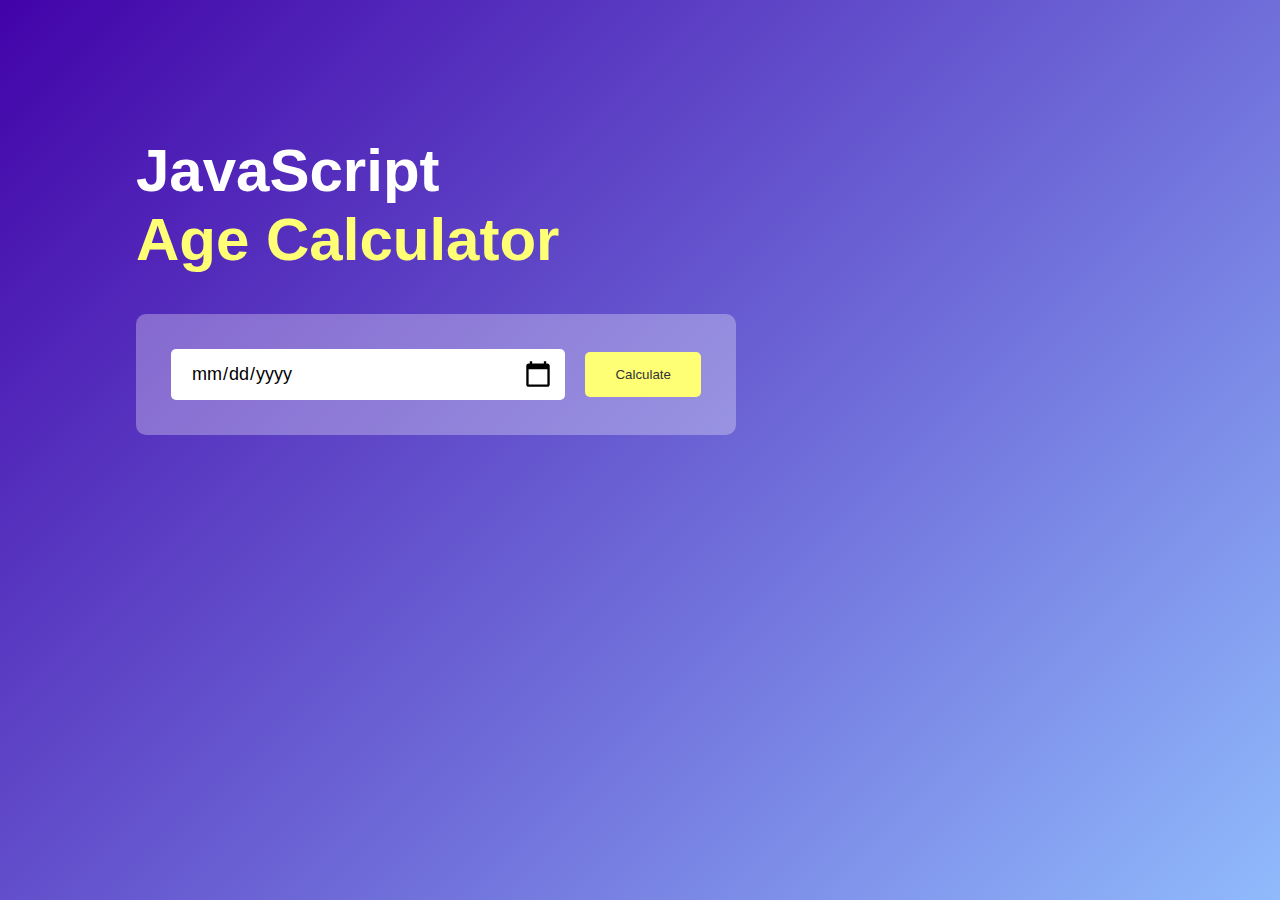
<file: AGE CALCULATOR/index.html>
<!DOCTYPE html>
<html lang="en">
<head>
    <meta charset="UTF-8">
    <meta name="viewport" content="width=device-width, initial-scale=1.0">
    <title>Age Calculator</title>
    <link rel="stylesheet" href="style.css">
</head>
<body>
<div class="container">
    <div class="calculator">
        <h1>JavaScript<br><span>Age Calculator</span></h1>
        <div class="input-box">
            <input type="date" id="date">
            <button onclick="calculateAge()">Calculate</button>
        </div>
        <p id="result"></p>
    </div>
</div> 

<script>

let userInput = document.getElementById("date");
userInput.max = new Date().toISOString().split("T")[0];
let result = document.getElementById("result");

function calculateAge(){
    let birthDate = new Date(userInput.value);
    
    let d1 = birthDate.getDate();
    let m1 = birthDate.getMonth() + 1;
    let y1 = birthDate.getFullYear();

    let today = new Date();

     let d2 = today.getDate();
     let m2 = today.getMonth() + 1;
     let y2 = today.getFullYear();

     let d3,m3,y3;

     y3=y2 - y1;
     if(m2 >= m1){
        m3 =m2-m1;
     }else{
        y3--;
        m3 = 12 + m2 -m1;
     }
     if(d2 >=d1){
        d3 = d2-d1;
     }else{
        m3--;
        d3 = getDaysInMonth(y1,m1) + d2 - d1;

     }
     if(m3 < 0){
        m3 = 11;
        y3--;
     }
     result.innerHTML = `You are <span>${y3}</span> years, <span>${m3}</span> months and <span>${d3}</span> days old`;

}
function getDaysInMonth(year,month){
    return new Date(year,month,0).getDate();
}

</script>
    
</body>
</html>
</file>
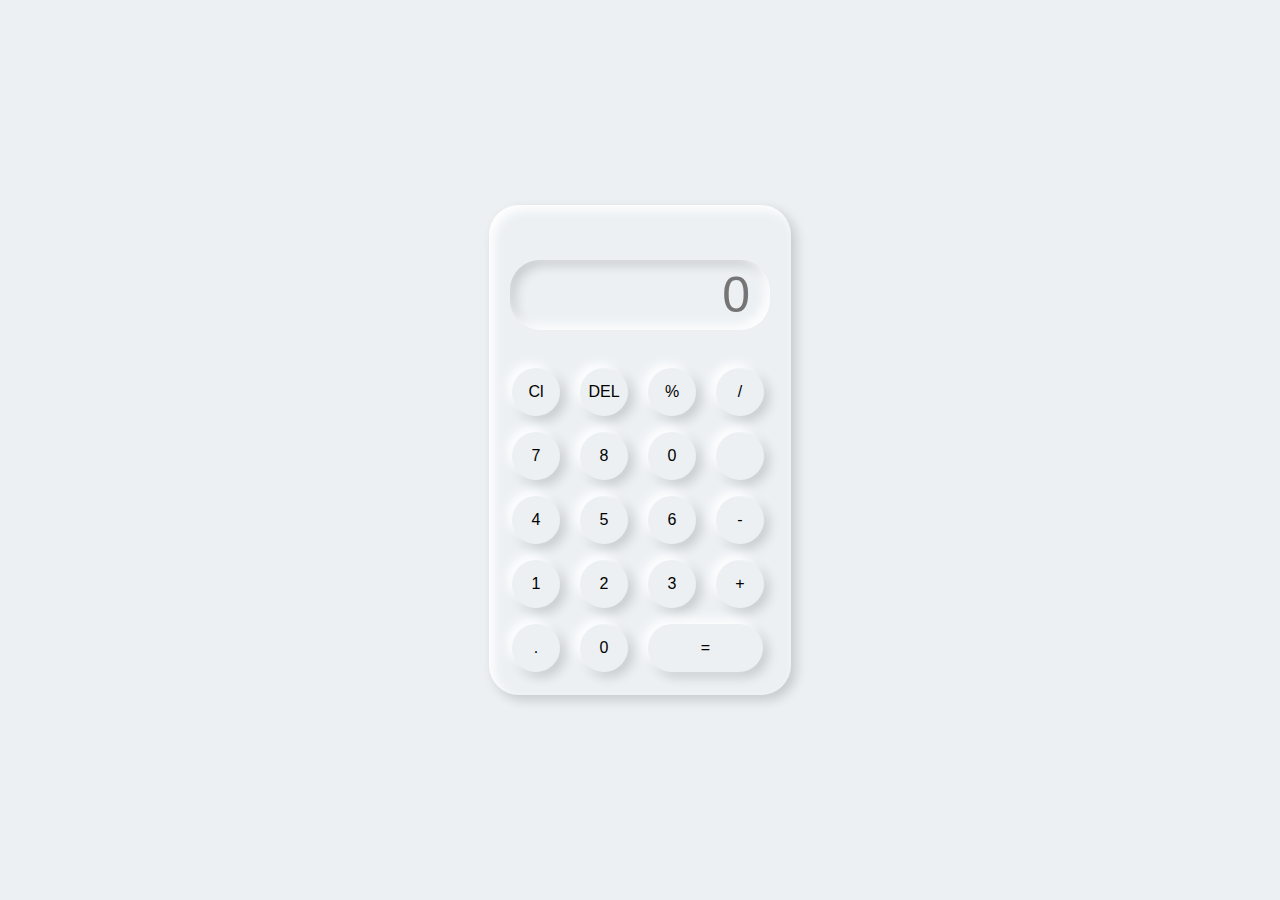
<file: CALCULATOR/index.html>
<!DOCTYPE html>
<html lang="en">
<head>
    <meta charset="UTF-8">
    <meta name="viewport" content="width=device-width, initial-scale=1.0">
    <link rel="stylesheet" href="style.css">
    <title>Calculator</title>
</head>
<body>
    <div class="container">
        <div class="Calculator">
            <input type="text" placeholder="0" id="output-screen">
            <button onclick="Clear()">Cl</button>
            <button onclick="del()">DEL</button>
            <button onclick="display('%')">%</button>
            <button onclick="display('/')">/</button>
            <button onclick="display('7')">7</button>
            <button onclick="display('8')">8</button>
            <button onclick="display('9')">0</button>
            <button onclick="display('')"></button>
            <button onclick="display('4')">4</button>
            <button onclick="display('5')">5</button>
            <button onclick="display('6')">6</button>
            <button onclick="display('-')">-</button>
            <button onclick="display('1')">1</button>
            <button onclick="display('2')">2</button>
            <button onclick="display('3')">3</button>
            <button onclick="display('+')">+</button>
            <button onclick="display('.')">.</button>
            <button onclick="display('0')">0</button>
            <button onclick="Calculate()" class="equal">=</button>
        </div>
    </div>
    <script>
         let outputScreen = document.getElementById("output-screen");

         function display(num){
            outputScreen.value += num;
         }
         function Calculate(){
            try{
                outputScreen.value = eval(outputScreen.value);
            }
            catch(err)
            {
                alert("Invalid")
            }
         }
         function Clear(){
            outputScreen.value = "";
         }
         function del(){
            outputScreen.value = outputScreen.value.slice(0,-1);
         }
    </script>
</body>
</html>
</file>
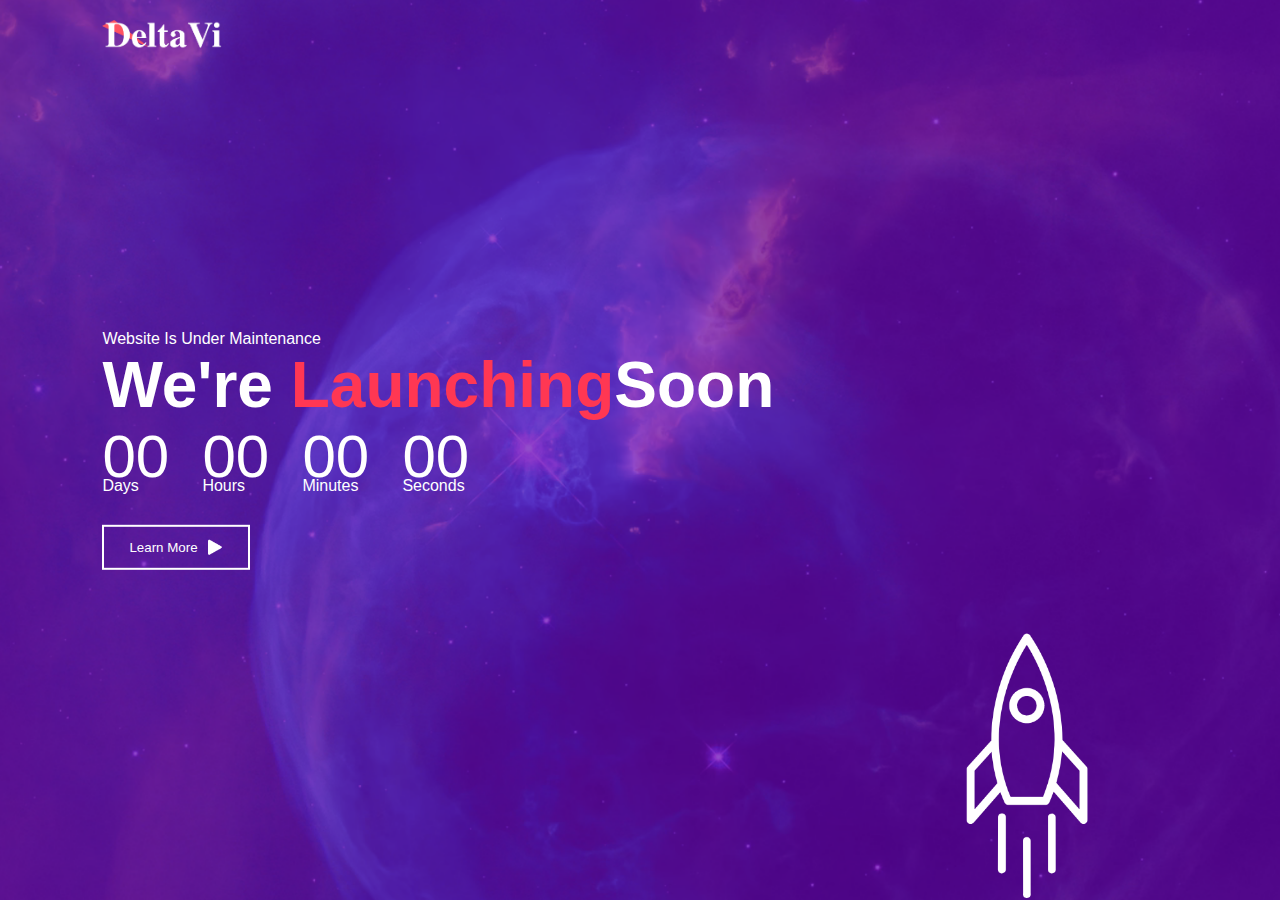
<file: COMING SOON WEBSITE/index.html>
<!DOCTYPE html>
<html lang="en">
<head>
    <meta charset="UTF-8">
    <meta name="viewport" content="width=device-width, initial-scale=1.0">
    <title>Coming soon page</title>
    <link rel="stylesheet" href="style.css" >
</head>
<body>
    <div class="container">
        <img src="images/logo.png" class="logo">
        <div class="content">
            <p>Website Is Under Maintenance</p>
            <h1>We're <span>Launching</span>Soon</h1>
            <div class="launch-time">
                <div>
                    <p id="days">00</p>
                    <span>Days</span>
                </div>
                <div>
                    <p id="hours">00</p>
                    <span>Hours</span>
                </div>
                <div>
                    <p id="minutes">00</p>
                    <span>Minutes</span>
                </div>
                <div>
                    <p id="seconds">00</p>
                    <span>Seconds</span>
                </div>
            </div>
            <button type="button">Learn More <img src="images/triangle.png"></button>
        </div>
         <img src="images/rocket.png" class="rocket">
</div>
<script>
    var countDownDate = new Date("Jan 15,2025 00:00:00").getTime();
    var x = setInterval(function(){
        var now = new Date().getTime();
        var distance = countDownDate - now;

        var days = Math.floor(distance / (1000 * 60 * 60 * 24));
        var hours = Math.floor((distance % (1000 * 60 * 60 * 24)) / (1000 * 60 * 60));
        var minutes = Math.floor((distance % (1000 * 60 * 60)) / (1000 * 60));
        var seconds = Math.floor((distance % (1000 * 60)) / 1000);

        document.getElementById("days").innerHTML = days;
        document.getElementById("hours").innerHTML = hours;
        document.getElementById("minutes").innerHTML = minutes;
        document.getElementById("seconds").innerHTML = seconds;

        if(distance < 0){
            clearInterval(x);
            document.getElementById("days").innerHTML = "00";
            document.getElementById("hours").innerHTML = "00";
            document.getElementById("minutes").innerHTML = "00";
            document.getElementById("seconds").innerHTML = "00";

        }


    },1000);
</script>
</body>
</html>
</file>
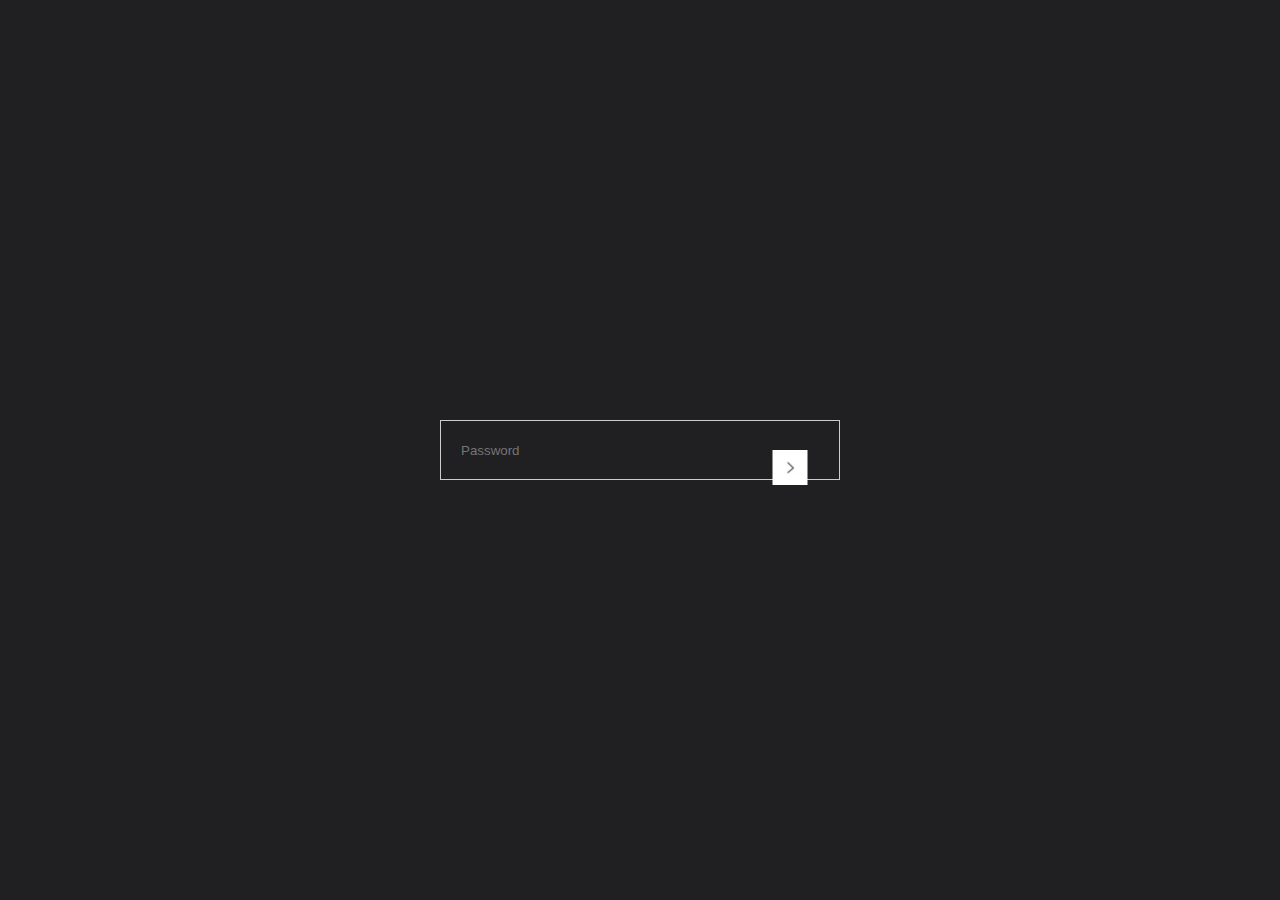
<file: PASSWORD STRENGTH INDICATOR/index.html>
<!DOCTYPE html>
<html lang="en">
<head>
    <meta charset="UTF-8">
    <meta name="viewport" content="width=device-width, initial-scale=1.0">
    <title>Password Strength Indicator</title>
    <link rel="stylesheet" href="style.css">
</head>
<body>
    <div class="container">
        <div class="input-box">
            <input type="password" id="password" placeholder="Password">
            <button type="submit"><img src="arrow.jpg"></button>
            <p id="message">Password is <span id="strenght"></span></p>
        </div>
    </div>   
    <script>

        var pass = document.getElementById("password");
        var msg = document.getElementById("message");
        var str = document.getElementById("strenght");

        pass.addEventListener('input',()=>{
            if(pass.value.length > 0){
                msg.style.display = "block";
            }
            else{
                msg.style.display = "none";
            }
            if(pass.value.length < 4){
                str.innerHTML = "weak";
                pass.style.borderColor = "#ff5925";
                msg.style.color = "#ff5925";
            }
            else if(pass.value.length >= 4 && pass.value.length < 8){
                str.innerHTML = "medium"; 
                pass.style.borderColor = "yellow";
                msg.style.color = "yellow";
            }
            else if(pass.value.length >= 8){
                str.innerHTML = "strong";
                pass.style.borderColor = "#26d730";
                msg.style.color = "#26d730";
            }
        })
    </script> 
</body>
</html>
</file>
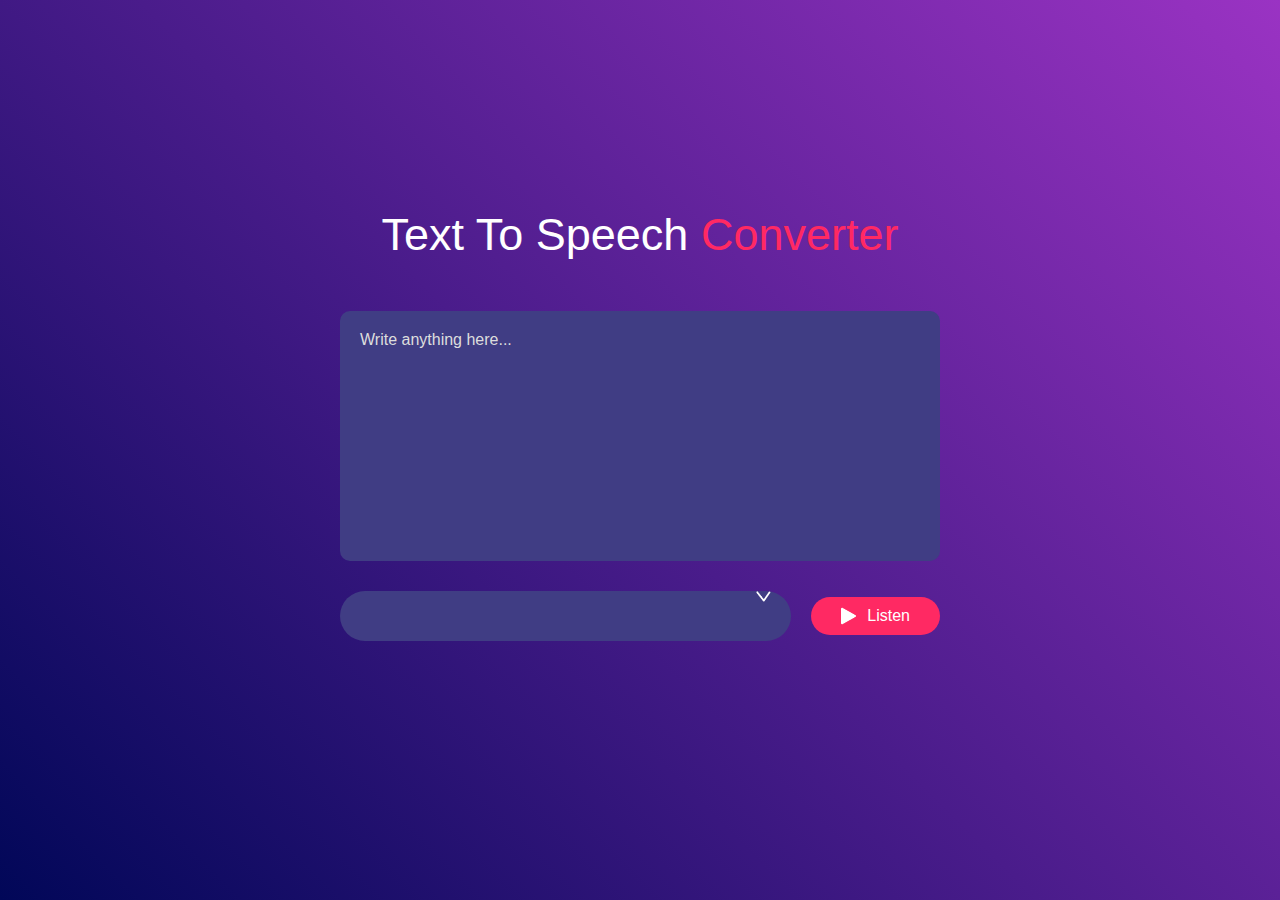
<file: TEXT TO SPEECH/index.html>
<!DOCTYPE html>
<html lang="en">
<head>
    <meta charset="UTF-8">
    <meta name="viewport" content="width=device-width, initial-scale=1.0">
    <title>Text to Speech Converter</title>
    <link rel="stylesheet" href="style.css"
</head>
<body>
    
<div class="hero">
    <h1>Text To Speech <span>Converter</span></h1>
    <textarea placeholder="Write anything here..."></textarea>
    <div class="row">
        <select></select>
        <button><img src="play.png" alt="">Listen</button>
    </div>
</div>
<script src="script.js"></script>
</body>
</html>
</file>
<file: AGE CALCULATOR/style.css>
*{
    margin: 0;
    padding: 0;
    font-family: 'poppins',sans-serif;
    box-sizing: border-box;
}
.container{
    width:100%;
    min-height: 100vh;
    background:linear-gradient(135deg,#4203a9,#90bafc);
    color:#fff;
    padding:10px;
}
.calculator{
    width:100%;
    max-width:600px;
    margin-left:10%;
    margin-top: 10%;
}
.calculator h1{
    font-size:60px;
}
.calculator h1 span{
    color:#ffff76;
}
.input-box{
    margin:40px 0;
    padding:35px;
    border-radius:10px;
    background:rgba(255,255,255,0.3);
    display:flex;
    align-items:center;
}
.input-box input{
    flex:1;
    margin-right: 20px;
    padding: 14px 20px;
    border: 0;
    outline: 0;
    font-size: 18px;
    border-radius: 5px;
    position: relative;
}
.input-box button{
    background:#ffff76;
    border:0;
    outline:0;
    padding:15px 30px;
    border-radius: 5px;
    font-weight:500;
    color:#333;
    cursor: pointer;
}
.input-box input::-webkit-calendar-picker-indicator{
    top: 0;
    left: 0;
    right: 0;
    bottom: 0;
    width: auto;
    height: auto;
    position: absolute;
    background-position: calc(100% - 10px);
    background-size: 30px;
    cursor:pointer;
}
#result{
    font-size: 20px;
}
#result span{
    color:#ffff76;
}
</file>
<file: CALCULATOR/style.css>
*{
    margin: 0;
    padding: 0;
    box-sizing: border-box;
    background-color: #ecf0f3;
    font-family: sans-serif;
    outline: none;
}
.container{
    height: 100vh;
    display: flex;
    justify-content: center;
    align-items: center;
}
.Calculator{
    background-color: #ecf0f3;
    padding: 15px;
    border-radius: 30px;
    box-shadow: inset 5px 5px 12px #ffffff,
                      5px 5px 12px   rgba(0,0,0,.16);
    display: grid;
    grid-template-columns: repeat(4,68px);
}
input{
    grid-column: span 4;
    height: 70px;
    width: 260px;
    background-color: #ecf0f3;
    box-shadow: inset -5px -5px 12px #ffffff,
                inset  5px 5px  12px rgba(0,0,0,.16);
    border: none;
    border-radius: 30px;
    color:rgb(70,70,70);
    font-size: 50px;
    text-align: end;
    margin: auto;
    margin-top: 40px;
    margin-bottom: 30px;
    padding: 20px;
}
button{
    height: 48px;
    width: 48px;
    background-color: #ecf0f3;
    box-shadow: -5px -5px 12px #ffffff,
                    5px 5px  12px rgba(0,0,0,.16);
    border: none;
    border-radius: 50px;
    margin: 8px;
    font-size: 16px;
}
.equal{
    width: 115px;
    border-radius: 40px;
    box-shadow: -5px -5px 12px #ffffff,
                   5px 5px  12px rgba(0,0,0,.16);

}
</file>
<file: COMING SOON WEBSITE/style.css>
*
{
    margin: 0;
    padding: 0;
    font-family: 'poppins',sans-serif;
    box-sizing: border-box;
}
.container{
    width: 100vw;
    height: 100vh;
    background-image:url(images/background.png);
    background-position: center;
    background-size: cover;
    padding: 0 8%;
    position:relative;
}
.logo{
    width: 120px;
    padding: 20px 0;
    cursor: pointer;
}
.content{
    top: 50%;
    position: absolute;
    transform: translateY(-50%);
    color: #fff;
}
.content h1{
    font-size: 64px;
    font-weight:600;
}
.content h1 span{
    color: #ff3753;
}
.content button{
    background: transparent;
    border: 2px solid #fff;
    outline: none;
    padding: 12px 25px;
    color: #fff;
    display: flex;
    align-items: center;
    margin-top: 30px;
    cursor: pointer;
}
.content button img{
    width: 15px;
    margin-left: 10px;
}
.launch-time{
    display:flex;
}
.launch-time div{
    flex-basis: 100px;
}
.launch-time div p{
    font-size: 60px;
    margin-bottom: -14px;
}
.rocket{
    width: 250px;
    position: absolute;
    right: 10%;
    bottom: 0;
    animation: rocket 4s linear infinite;
}
@keyframes rocket{
    0%{
        transform: translateY(0);
    }
    100% {
      transform: translateY(-100vh);
    }
  }
</file>
<file: PASSWORD STRENGTH INDICATOR/style.css>
*{
    margin: 0;
    padding: 0;
    font-family: 'poppins',sans-serif;
    box-sizing: border-box;
}
.container{
    height: 100vh;
    width: 100%;
    background: #201f21;
    display: flex;
    align-items: center;
    justify-content: center;
}
.input-box{
    width: 400px;
    max-width: 90%;
    position: relative;
}
.input-box input{
    width: 100%;
    height: 60px;
    padding: 0 20px;
    border: 1px solid #ccc;
    outline: none;
    color:#fff;
    background: transparent;
}
button{
    background: transparent;
    border: 0;
    outline: none;
    border-radius: 50%;
    cursor: pointer;
    position: absolute;
    top: 50%;
    transform: translate(-50%);
    right: 15px;
}
button img{
    width: 35px;
}
#message{
    position:absolute;
    bottom: -30px;
    color:#fff;
    font-size: 15px;
    display: none;
}
::placeholder{
    font-size: 15px;
}
</file>
<file: TEXT TO SPEECH/style.css>
*{
    margin: 0;
    padding: 0%;
    font-family: 'Poppins',sans-serif;
    box-sizing: border-box;
}
.hero{
    width: 100%;
    min-height: 100vh;
    background: linear-gradient(45deg,#010758, #9a33c3);
    display: flex;
    align-items: center;
    justify-content: center;
    flex-direction: column;
    color: #fff;
}
.hero h1{
    font-size: 45px;
    font-weight: 500;
    margin-top: -50px;
    margin-bottom: 50px;
}
.hero h1 span{
    color: #ff2963;
}
textarea{
    width: 600px;
    height: 250px;
    background: #403d84;
    color: #fff;
    font-size: 15px;
    border: 0;
    outline: 0;
    padding: 20px;
    border-radius: 10px;
    resize: none;
    margin-bottom: 30px;
}
textarea::placeholder{
    font-size: 16px;
    color: #ddd;
}
.row{
    width: 600px;
    display: flex;
    align-items: center;
    gap: 20px;
}
button{
    background: #ff2963;
    color: #fff;
    font-size: 16px;
    padding: 10px 30px;
    border-radius: 35px;
    border: 0;
    outline: 0;
    cursor: pointer;
    display: flex;
    align-items: center;
}
button img{
    width: 16px;
    margin-right: 10px;
}
select{
    flex: 1;
    color: #fff;
    background: #403d84;
    height: 50px;
    padding: 0 20px;
    outline: 0;
    border: 0;
    border-radius: 35px;
    appearance: none;
    background-image: url(dropdown.png);
    background-repeat: no-repeat;
    background-size: 15px;
    background-position-x: calc(100% - 20px);
    background-position-y: 20px;
}
</file>
